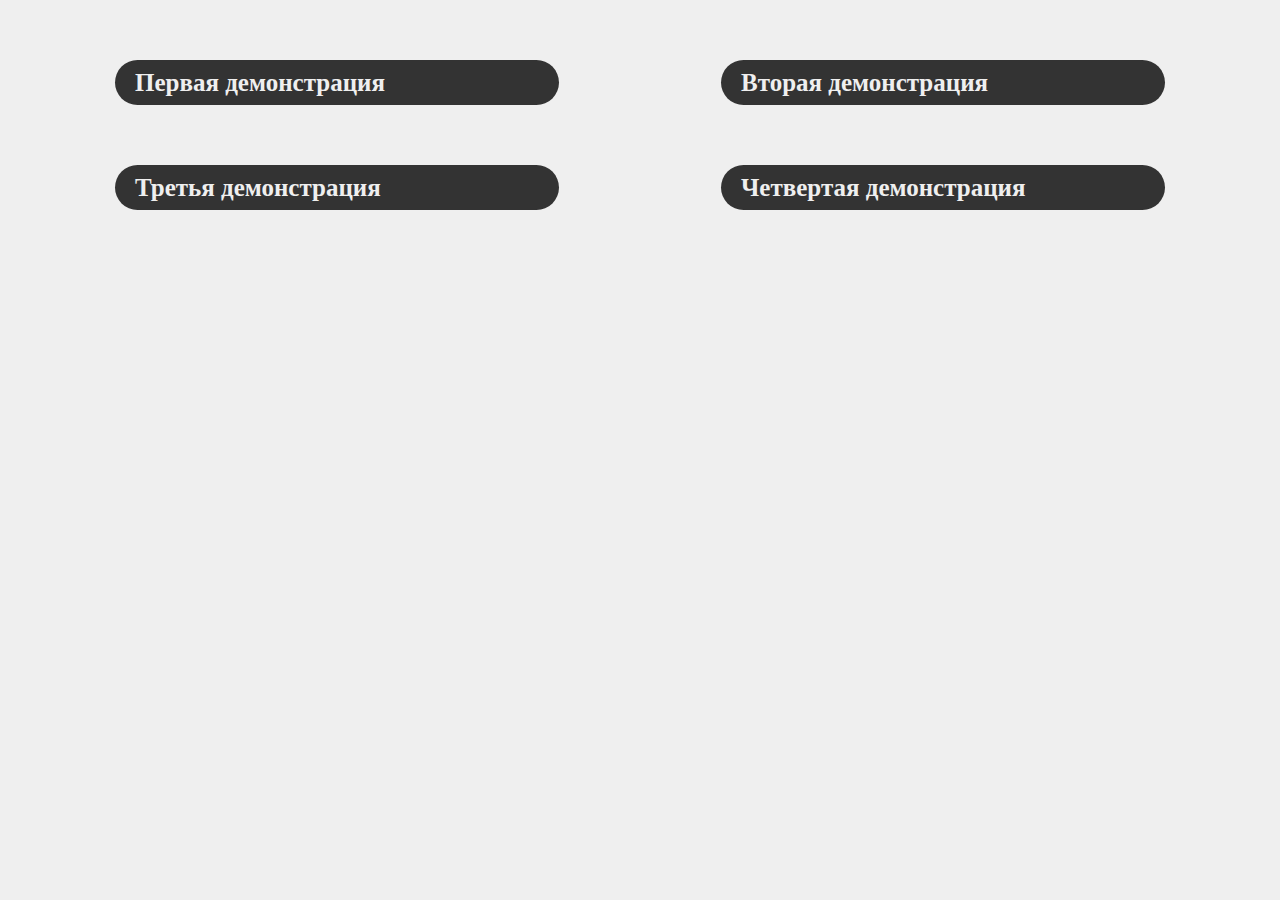
<file: index.html>
<!DOCTYPE html>
<html lang="en">

<head>
    <meta charset="UTF-8">
    <meta http-equiv="X-UA-Compatible" content="IE=edge">
    <meta name="viewport" content="width=device-width, initial-scale=1.0">
    <title>Demonstration</title>
    <link rel="stylesheet" href="css/style.css">
</head>

<body>
    <header class="header">
        <div class="container">
            <div class="header-nav">
                <a href="project1/index.html">Первая демонстрация</a>
                <a href="testsass/index.html">Вторая демонстрация</a>
                <a href="burningman/index.html">Третья демонстрация</a>
                <a href="cryptolanding/index.html">Четвертая демонстрация</a>
            </div>
        </div>
    </header>
</body>

</html>
</file>
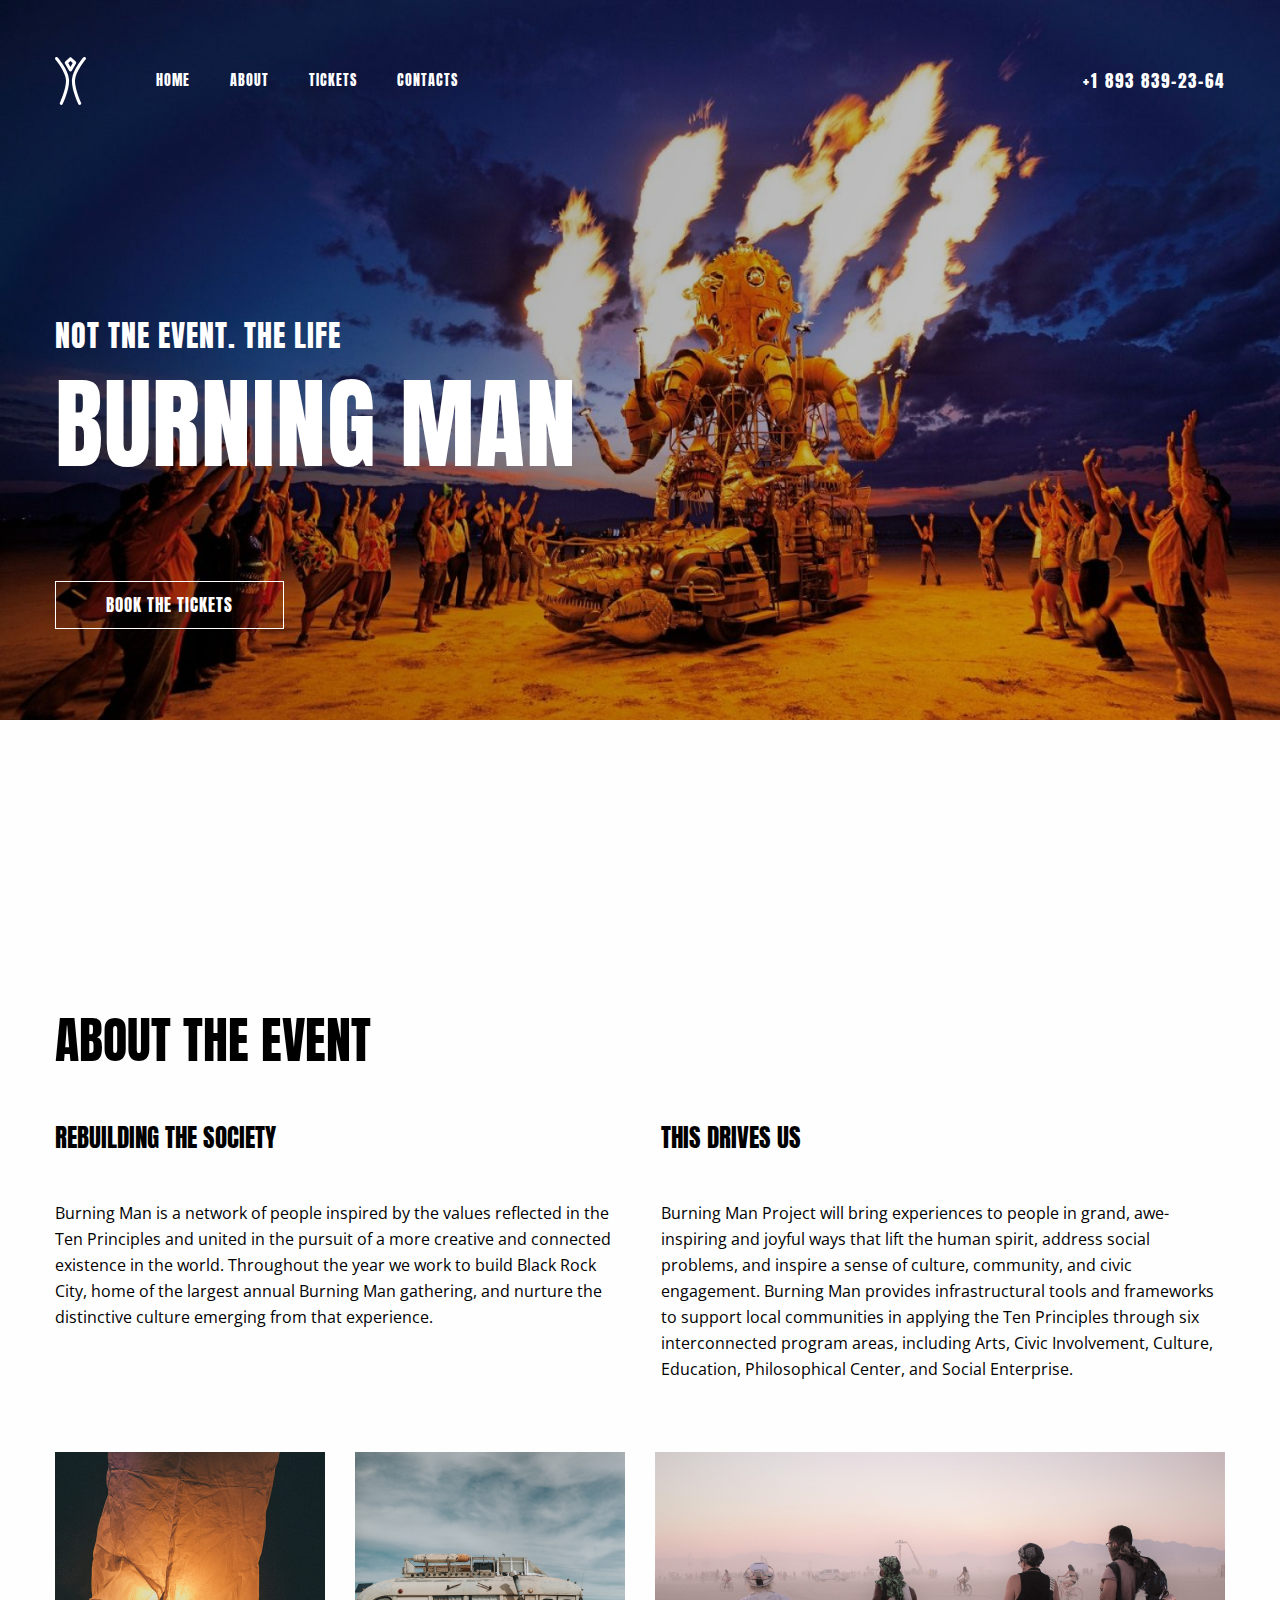
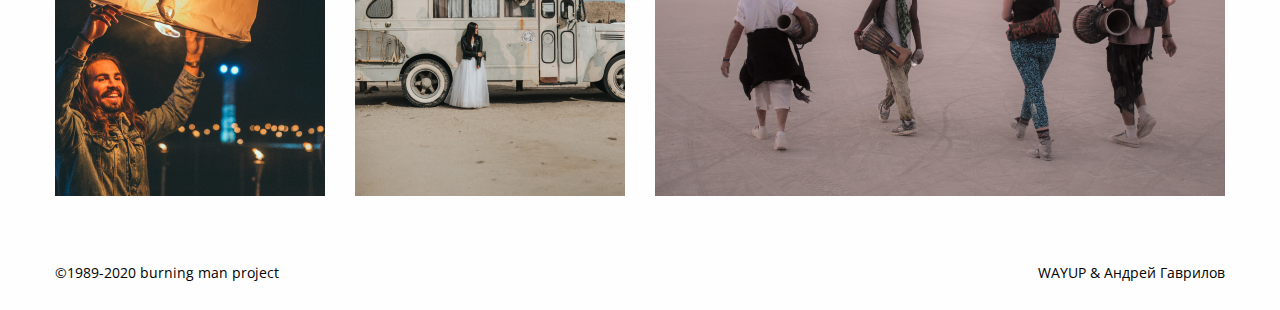
<file: burningman/index.html>
<!DOCTYPE html>
<html lang="en">

<head>
    <meta charset="UTF-8">
    <meta http-equiv="X-UA-Compatible" content="IE=edge">
    <meta name="viewport" content="width=device-width, initial-scale=1.0">
    <title>Burning Man</title>
    <link rel="preconnect" href="https://fonts.googleapis.com">
    <link rel="preconnect" href="https://fonts.gstatic.com" crossorigin>
    <link href="https://fonts.googleapis.com/css2?family=Anton&display=swap" rel="stylesheet">
    <link rel="preconnect" href="https://fonts.googleapis.com">
    <link rel="preconnect" href="https://fonts.gstatic.com" crossorigin>
    <link href="https://fonts.googleapis.com/css2?family=Open+Sans&display=swap" rel="stylesheet">
    <link rel="stylesheet" href="css/style.css">
</head>

<body>
    <header>
        <div class="header-bg">
            <div class="container">
                <div class="header-navbar">
                    <div class="header-nav">
                        <img class="header-nav-image" src="img/logo.svg" alt="">
                        <ul>
                            <li><a class="header-nav-link" href="#">home</a></li>
                            <li><a class="header-nav-link" href="#">about</a></li>
                            <li><a class="header-nav-link" href="#">tickets</a></li>
                            <li><a class="header-nav-link" href="#">contacts</a></li>

                        </ul>
                    </div>
                    <div class="header-nav-number">+1 893 839-23-64
                    </div>
                </div>
                <div class="main">
                    <h2>Not tne event. The life</h2>
                    <h1>Burning MAN</h1>
                    <a href="#">Book the tickets</a>
                </div>
            </div>
        </div>
    </header>

    <section>
        <div class="container">
            <div class="item">
                <h1 class="item-title">About the event</h1>
                <div class="item-block">
                    <div class="items">
                        <h2 class="items-title">Rebuilding the society</h2>
                        <p class="items-description">Burning Man is a network of people inspired by the values reflected
                            in the
                            Ten Principles and united in the pursuit of a more creative and connected existence in the
                            world.
                            Throughout the year we work to build Black Rock City, home of the largest annual Burning Man
                            gathering, and nurture the distinctive culture emerging from that experience. </p>
                    </div>
                    <div class="items">
                        <h2 class="items-title">This drives us</h2>
                        <p class="items-description">Burning Man Project will bring experiences to people in grand,
                            awe-inspiring and joyful ways that lift the human spirit, address social problems, and
                            inspire a sense of culture, community, and civic engagement. Burning Man provides
                            infrastructural tools and frameworks to support local communities in applying the Ten
                            Principles through six interconnected program areas, including Arts, Civic Involvement,
                            Culture, Education, Philosophical Center, and Social Enterprise. </p>
                    </div>
                </div>
                <div class="item-block">
                    <img src="img/img1.png" alt="">
                    <img src="img/img2.jpg" alt="">
                    <img src="img/img3.jpg" alt="">
                </div>

            </div>

        </div>

    </section>
    <footer>
        <div class="container">
            <div class="footer-copy">
                <p>©1989-2020 burning man project</p>
                <p>WAYUP & Андрей Гаврилов</p>
            </div>
        </div>
    </footer>

</body>

</html>
</file>
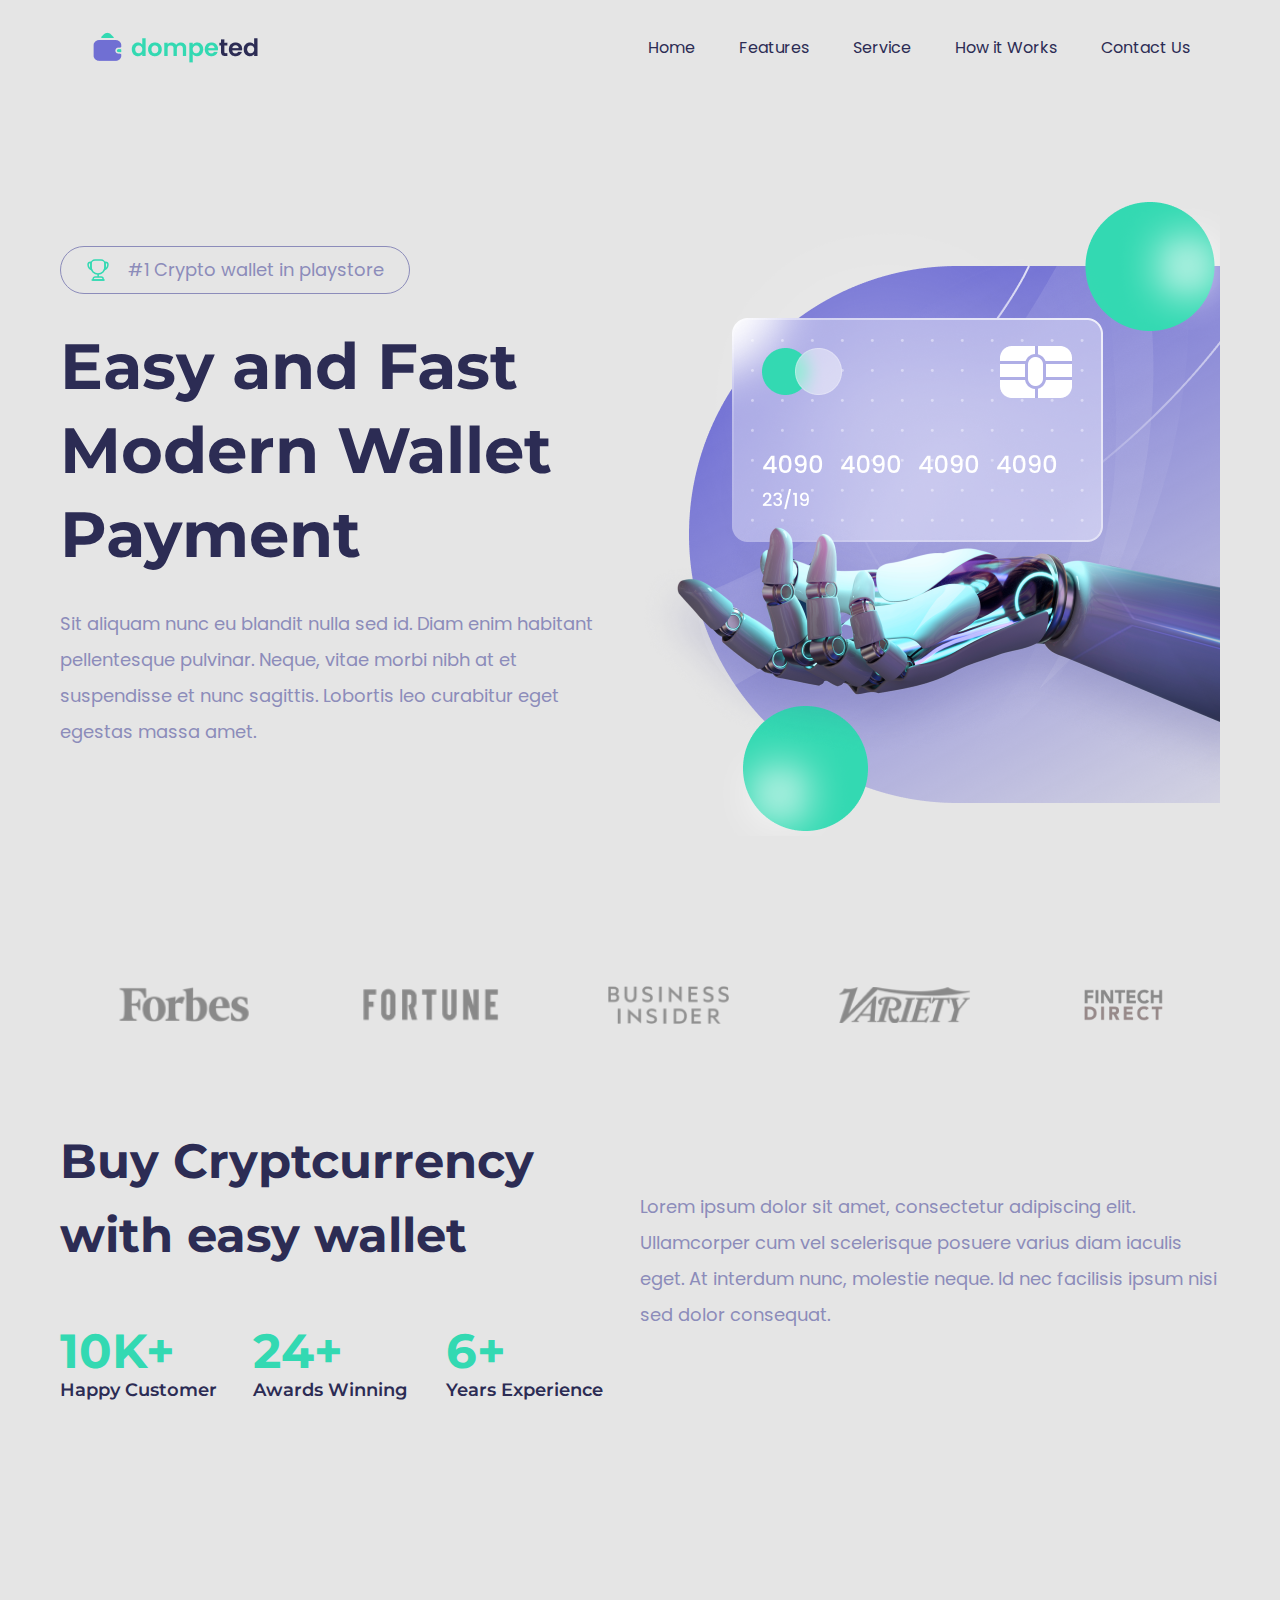
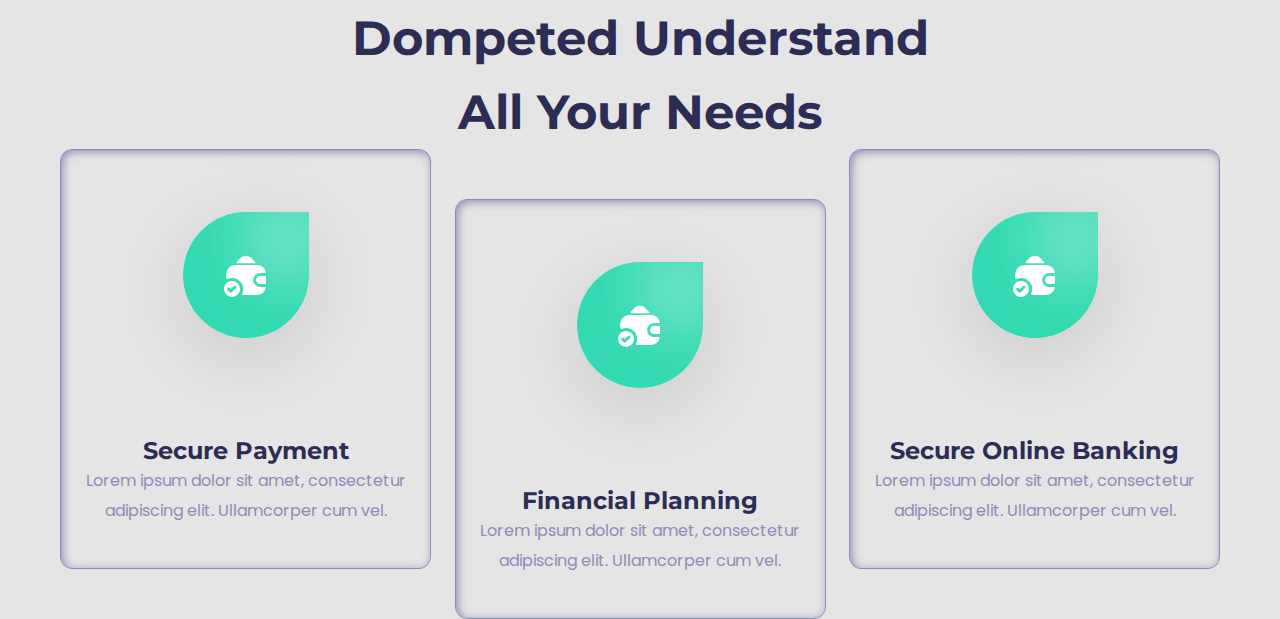
<file: cryptolanding/index.html>
<!DOCTYPE html>
<html lang="en">

<head>
    <meta charset="UTF-8">
    <meta http-equiv="X-UA-Compatible" content="IE=edge">
    <meta name="viewport" content="width=device-width, initial-scale=1.0">
    <title>Document</title>
    <link rel="preconnect" href="https://fonts.googleapis.com">
    <link rel="preconnect" href="https://fonts.gstatic.com" crossorigin>
    <link href="https://fonts.googleapis.com/css2?family=Montserrat:wght@600;700&family=Poppins&display=swap"
        rel="stylesheet">
    <link rel="stylesheet" href="css/style.css">
</head>

<body>
    <div class="container">
        <div class="header">
            <img src="img/logo.png" alt="logo">
            <ul>
                <li><a class="header-link" href="#">Home</a></li>
                <li><a class="header-link" href="#">Features</a></li>
                <li><a class="header-link" href="#">Service</a></li>
                <li><a class="header-link" href="#">How it Works</a></li>
                <li><a class="header-link" href="#">Contact Us</a></li>
            </ul>
        </div>
        <div class="header-main">
            <div class="header-main-left">
                <div class="header-main-left-cup">
                    <img src="img/cup.svg" alt="">
                    <p>#1 Crypto wallet in playstore</p>
                </div>
                <h2>Easy and Fast Modern Wallet Payment</h2>
                <p>Sit aliquam nunc eu blandit nulla sed id. Diam enim habitant pellentesque pulvinar. Neque, vitae
                    morbi nibh at et suspendisse et nunc sagittis. Lobortis leo curabitur eget egestas massa amet. </p>

            </div>
            <div class="header-main-right">
                <img src="img/image 9.png" alt="">
            </div>
        </div>
        <div class="label">
            <img src="img/label1.png" alt="">
            <img src="img/label2.png" alt="">
            <img src="img/label3.png" alt="">
            <img src="img/label4.png" alt="">
            <img src="img/label5.png" alt="">
        </div>


        <div class="section1">
            <div class="section1-item">
                <div class="section1-items">
                    <h4>Buy Cryptcurrency with easy wallet</h4>
                    <div class="section1-items-achievements">
                        <div class="section1-items-achievements-text">
                            <h2>10K+</h2>
                            <h3>Happy Customer</h3>
                        </div>
                        <div class="section1-items-achievements-text">
                            <h2>24+</h2>
                            <h3>Awards Winning</h3>
                        </div>
                        <div class="section1-items-achievements-text">
                            <h2>6+</h2>
                            <h3>Years Experience</h3>
                        </div>

                    </div>
                </div>
                <div class="section1-items">
                    <p>Lorem ipsum dolor sit amet, consectetur adipiscing elit. Ullamcorper cum vel scelerisque posuere
                        varius diam iaculis eget. At interdum nunc, molestie neque. Id nec facilisis ipsum nisi sed
                        dolor consequat.</p>
                </div>
            </div>
        </div>

        <div class="section2">
            <div class="section2-title">
                <h2>Dompeted Understand All Your Needs</h2>
            </div>
            <div class="section2-item">
                <div class="section2-items">
                    <img src="img/Group 43.svg" alt="">
                    <h3>Secure Payment</h3>
                    <p>Lorem ipsum dolor sit amet, consectetur adipiscing elit. Ullamcorper cum vel.</p>
                </div>
                <div class="section2-items section2-items-bot">
                    <img src="img/Group 43.svg" alt="">
                    <h3>Financial Planning</h3>
                    <p>Lorem ipsum dolor sit amet, consectetur adipiscing elit. Ullamcorper cum vel.</p>
                </div>
                <div class="section2-items">
                    <img src="img/Group 43.svg" alt="">
                    <h3>Secure Online Banking</h3>
                    <p>Lorem ipsum dolor sit amet, consectetur adipiscing elit. Ullamcorper cum vel.</p>
                </div>
            </div>




        </div>


    </div>
</body>

</html>
</file>
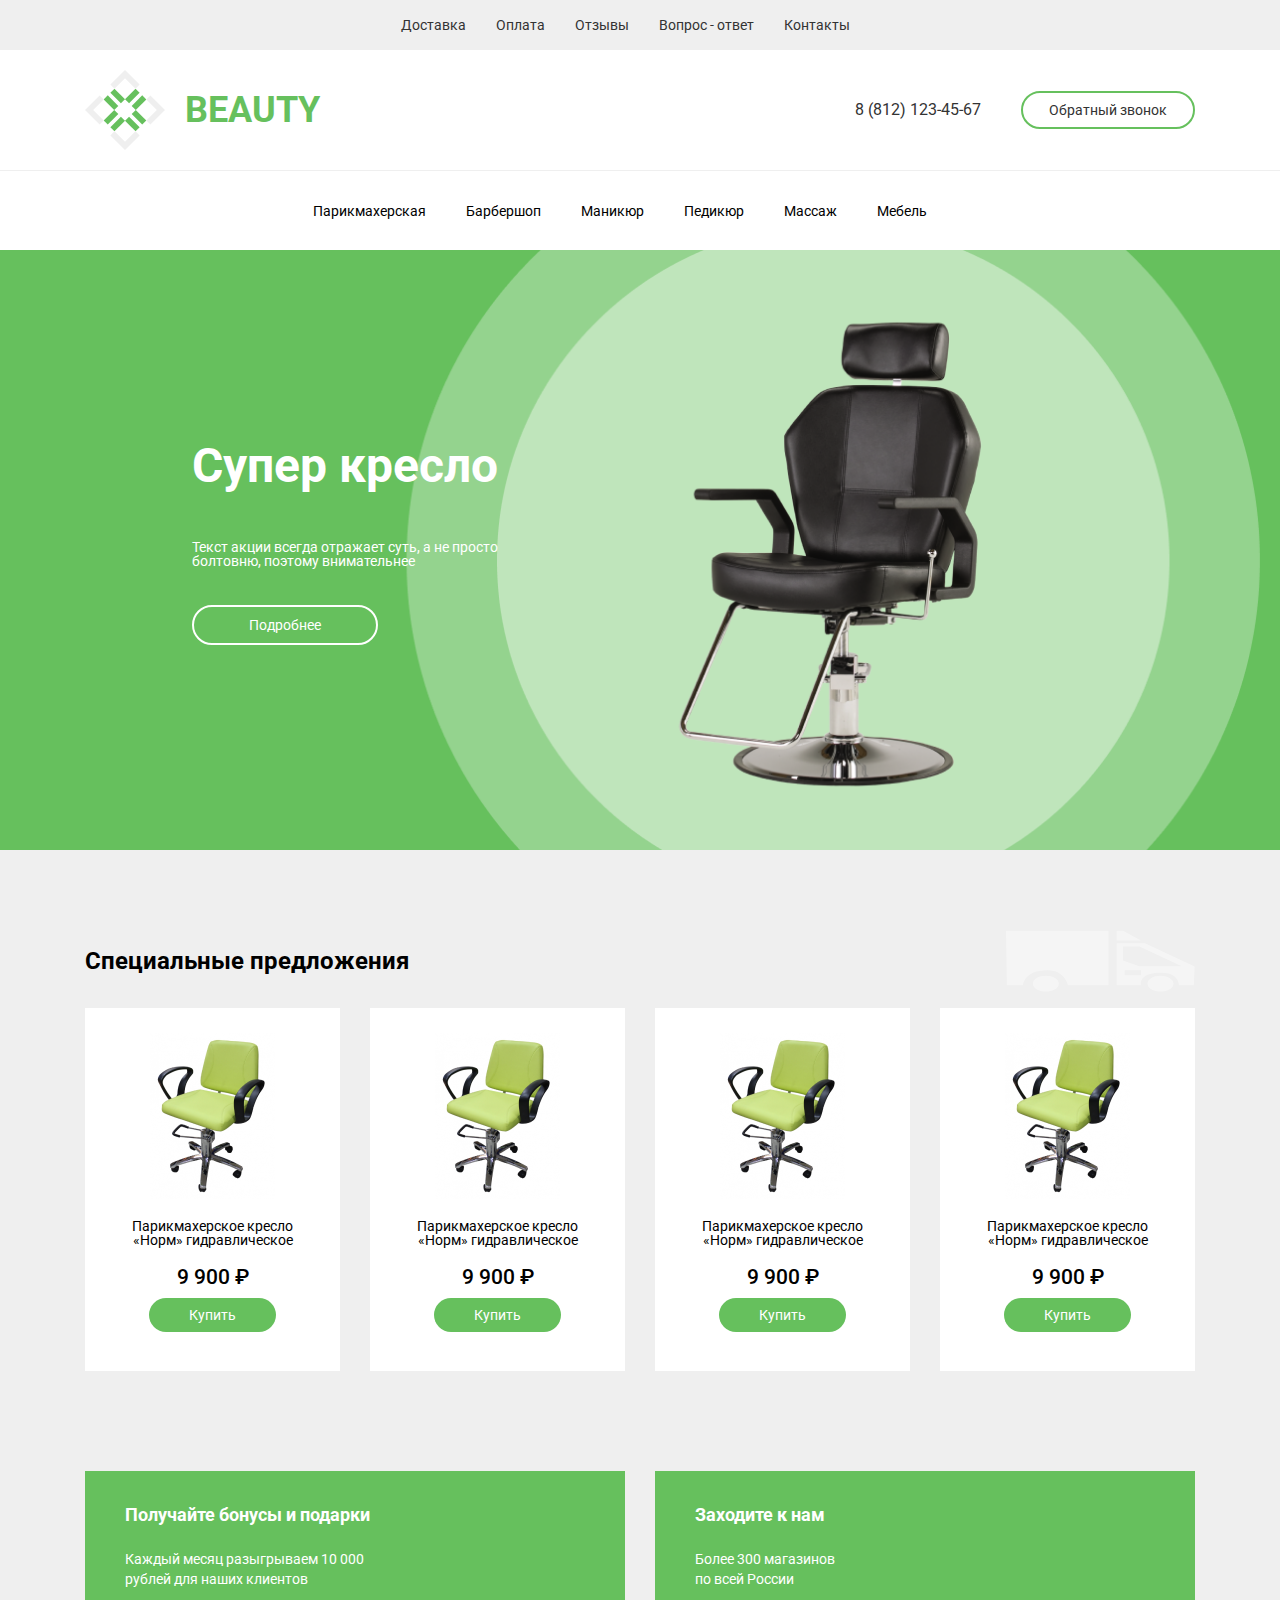
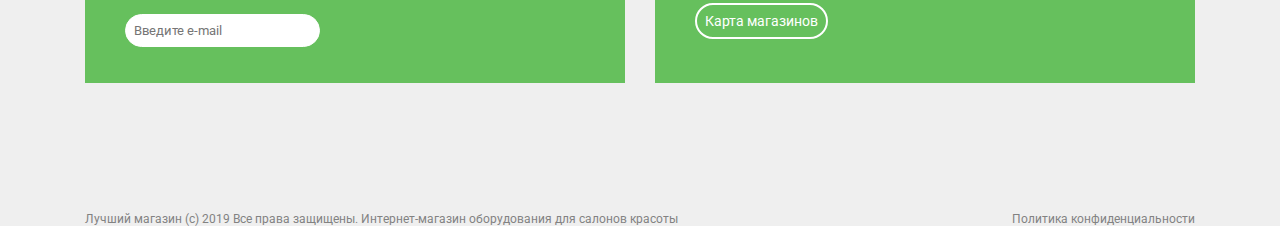
<file: testsass/index.html>
<!DOCTYPE html>
<html lang="en">

<head>
    <meta charset="UTF-8">
    <meta http-equiv="X-UA-Compatible" content="IE=edge">
    <meta name="viewport" content="width=device-width, initial-scale=1.0">
    <title>testsass</title>
    <link rel="preconnect" href="https://fonts.googleapis.com">
    <link rel="preconnect" href="https://fonts.gstatic.com" crossorigin>
    <link href="https://fonts.googleapis.com/css2?family=Roboto:wght@400;500;700&display=swap" rel="stylesheet">
    <link rel="stylesheet" href="css/style.css">
</head>

<body>
    <div class="header">
        <div class="nav">
            <ul>
                <li><a class="nav-link" href="#">Доставка</a></li>
                <li><a class="nav-link" href="#">Оплата</a></li>
                <li><a class="nav-link" href="#">Отзывы</a></li>
                <li><a class="nav-link" href="#">Вопрос - ответ</a></li>
                <li><a class="nav-link" href="#">Контакты</a></li>
            </ul>
        </div>


        <div class="nav-bg-white">
            <div class="container">
                <div class="nav-item">
                    <div class="nav-logo">
                        <img class="img" src="img/logo.svg" alt="logo">
                        <h1>beauty</h1>
                    </div>
                    <div class="nav-number">
                        <p>8 (812) 123-45-67</p>
                        <a href="#">Обратный звонок</a>
                    </div>
                </div>
            </div>
        </div>
        <div class="nav-bg-white2">
            <ul>
                <li><a href="#">Парикмахерская</a></li>
                <li><a href="#">Барбершоп</a></li>
                <li><a href="#">Маникюр</a></li>
                <li><a href="#">Педикюр</a></li>
                <li><a href="#">Массаж</a></li>
                <li><a href="#">Мебель</a></li>
            </ul>
        </div>

    </div>


    <div class="banner">
        <div class="container">
            <div class="baner-item">
                <h2>Супер кресло</h2>
                <p>Текст акции всегда отражает суть, а не просто болтовню, поэтому внимательнее</p>
                <a href="#">Подробнее</a>
            </div>
        </div>
    </div>


    <div class="offer">
        <div class="container">
            <div class="offer-title">
                <p class="offer-title-text">Специальные предложения</p>
                <img src="img/carbg.svg" alt="carbg" class="offer-title-image">
            </div>
            <div class="offer-item">
                <div class="offer-items">
                    <img src="img/armchair.png" alt="armchair" class="offer-items-image">
                    <p class="offer-items-description">Парикмахерское кресло «Норм» гидравлическое</p>
                    <p class="offer-items-price">9 900 ₽</p>
                    <a href="" class="offer-items-btn">Купить</a>
                </div>
                <div class="offer-items">
                    <img src="img/armchair.png" alt="armchair" class="offer-items-image">
                    <p class="offer-items-description">Парикмахерское кресло «Норм» гидравлическое</p>
                    <p class="offer-items-price">9 900 ₽</p>
                    <a href="" class="offer-items-btn">Купить</a>
                </div>
                <div class="offer-items">
                    <img src="img/armchair.png" alt="armchair" class="offer-items-image">
                    <p class="offer-items-description">Парикмахерское кресло «Норм» гидравлическое</p>
                    <p class="offer-items-price">9 900 ₽</p>
                    <a href="" class="offer-items-btn">Купить</a>
                </div>
                <div class="offer-items">
                    <img src="img/armchair.png" alt="armchair" class="offer-items-image">
                    <p class="offer-items-description">Парикмахерское кресло «Норм» гидравлическое</p>
                    <p class="offer-items-price">9 900 ₽</p>
                    <a href="" class="offer-items-btn">Купить</a>
                </div>
            </div>
            <div class="offer-box">
                <div class="offer-box-items">
                    <p class="offer-box-items-title">Получайте бонусы и подарки</p>
                    <p class="offer-box-items-description">Каждый месяц разыгрываем
                        10 000 рублей для наших клиентов</p>
                    <input type="email" placeholder="Введите e-mail">
                </div>
                <div class="offer-box-items">
                    <p class="offer-box-items-title">Заходите к нам</p>
                    <p class="offer-box-items-description">Более 300 магазинов<br>
                        по всей России</p>
                    <a href="">Карта магазинов</a>
                </div>
            </div>
        </div>

    </div>


    <div class="footer">
        <div class="container">
            <div class="footer-item">
                <p>Лучший магазин (с) 2019 Все права защищены. Интернет-магазин оборудования для салонов красоты</p>
                <p>Политика конфиденциальности</p>
            </div>

        </div>
    </div>


</body>

</html>
</file>
<file: css/style.css>
@charset "UTF-8";
/*Обнуление*/
* {
  padding: 0;
  margin: 0;
  border: 0;
}

*, *:before, *:after {
  box-sizing: border-box;
}

:focus, :active {
  outline: none;
}

a:focus, a:active {
  outline: none;
}

nav, footer, header, aside {
  display: block;
}

html, body {
  height: 100%;
  width: 100%;
  font-size: 100%;
  line-height: 1;
  font-size: 14px;
  -ms-text-size-adjust: 100%;
  -moz-text-size-adjust: 100%;
  -webkit-text-size-adjust: 100%;
}

input, button, textarea {
  font-family: inherit;
}

input::-ms-clear {
  display: none;
}

button {
  cursor: pointer;
}

button::-moz-focus-inner {
  padding: 0;
  border: 0;
}

a, a:visited {
  text-decoration: none;
}

a:hover {
  text-decoration: none;
}

ul li {
  list-style: none;
}

img {
  vertical-align: top;
}

h1, h2, h3, h4, h5, h6 {
  font-size: inherit;
  font-weight: 400;
}

/*--------------------*/
body {
  background: #EFEFEF;
}

.container {
  max-width: 1110px;
  margin: 0 auto;
}

.header-nav {
  padding: 30px 0 0 0;
  display: flex;
  justify-content: space-between;
  flex-wrap: wrap;
}

.header-nav a {
  color: #EFEFEF;
  padding: 10px 20px;
  font-size: 25px;
  font-weight: 700;
  background-color: #333333;
  border-radius: 30px;
  transition: 0.3s ease;
  margin: 30px;
  width: 40%;

}

.header-nav a:hover {
  background-color: #EFEFEF;
  color: #333333;
  font-size: 35px;
  font-weight: 700;
  padding: 0 0 0 0;
}/*# sourceMappingURL=style.css.map */
</file>
<file: burningman/css/style.css>
@charset "UTF-8";
/*Обнуление*/
* {
  padding: 0;
  margin: 0;
  border: 0;
}

*, *:before, *:after {
  box-sizing: border-box;
}

:focus, :active {
  outline: none;
}

a:focus, a:active {
  outline: none;
}

nav, footer, header, aside {
  display: block;
}

html, body {
  height: 100%;
  width: 100%;
  font-size: 100%;
  line-height: 1;
  font-size: 14px;
  -ms-text-size-adjust: 100%;
  -moz-text-size-adjust: 100%;
  -webkit-text-size-adjust: 100%;
}

input, button, textarea {
  font-family: inherit;
}

input::-ms-clear {
  display: none;
}

button {
  cursor: pointer;
}

button::-moz-focus-inner {
  padding: 0;
  border: 0;
}

a, a:visited {
  text-decoration: none;
}

a:hover {
  text-decoration: none;
}

ul li {
  list-style: none;
}

img {
  vertical-align: top;
}

h1, h2, h3, h4, h5, h6 {
  font-size: inherit;
  font-weight: 400;
}

/*--------------------*/
body {
  font-family: "Anton", sans-serif;
  background-color: #FEFEFE;
}

.header-bg {
  background-image: url(../img/header-bg.png);
  background-repeat: no-repeat;
  background-size: 100%;
  height: 900px;
}

.container {
  max-width: 1170px;
  margin: 0 auto;
}

.header-navbar {
  padding: 57px 0 0 0;
  display: flex;
  justify-content: space-between;
  align-items: center;
  margin: 0 0 216px 0;
}

.header-nav {
  display: flex;
  align-items: center;
}
.header-nav-image {
  margin: 0 70px 0 0;
}
.header-nav-link {
  margin: 0 40px 0 0;
  color: #FFFFFF;
  letter-spacing: 1px;
  text-transform: uppercase;
  transition: 0.3s ease;
}
.header-nav-link:hover {
  color: #ffb804;
}

.header-nav ul {
  display: flex;
}

.header-nav-number {
  color: #FFFFFF;
  letter-spacing: 2px;
  font-size: 17px;
}

.main {
  color: #FFFFFF;
}

.main h2 {
  font-size: 30px;
  letter-spacing: 1px;
  text-transform: uppercase;
}

.main h1 {
  font-size: 100px;
  letter-spacing: 1px;
  text-transform: uppercase;
  line-height: 146px;
  margin: 0 0 100px 0;
}

.main a {
  font-size: 17px;
  letter-spacing: 1px;
  text-transform: uppercase;
  color: #FFFFFF;
  border: 1px solid #FFFFFF;
  padding: 10px 50px;
  transition: 0.3s ease;
}

.main a:hover {
  color: #ffb804;
}

.item-title {
  font-size: 50px;
  text-transform: uppercase;
  color: #000000;
  margin: 115px 0 60px 0;
}

.item-block {
  display: flex;
  justify-content: space-between;
  margin-bottom: 70px;
}

.items {
  width: 564px;
}
.items-title {
  font-size: 25px;
  margin-bottom: 50px;
  text-transform: uppercase;
}
.items-description {
  font-family: "Open Sans", sans-serif;
  font-size: 16px;
  line-height: 26px;
}

.footer-copy {
  display: flex;
  justify-content: space-between;
}

.footer-copy p {
  font-family: "Open Sans", sans-serif;
  font-size: 14px;
  margin-bottom: 30px;
}/*# sourceMappingURL=style.css.map */
</file>
<file: cryptolanding/css/style.css>
@charset "UTF-8";
/*Обнуление*/
* {
  padding: 0;
  margin: 0;
  border: 0;
}

*, *:before, *:after {
  box-sizing: border-box;
}

:focus, :active {
  outline: none;
}

a:focus, a:active {
  outline: none;
}

nav, footer, header, aside {
  display: block;
}

html, body {
  height: 100%;
  width: 100%;
  font-size: 100%;
  line-height: 1;
  font-size: 14px;
  -ms-text-size-adjust: 100%;
  -moz-text-size-adjust: 100%;
  -webkit-text-size-adjust: 100%;
}

input, button, textarea {
  font-family: inherit;
}

input::-ms-clear {
  display: none;
}

button {
  cursor: pointer;
}

button::-moz-focus-inner {
  padding: 0;
  border: 0;
}

a, a:visited {
  text-decoration: none;
}

a:hover {
  text-decoration: none;
}

ul li {
  list-style: none;
}

img {
  vertical-align: top;
}

h1, h2, h3, h4, h5, h6 {
  font-size: inherit;
  font-weight: 400;
}

/*--------------------*/
body {
  font-family: "Montserrat", sans-serif;
  background-color: #E5E5E5;
}

p {
  font-family: "Poppins", sans-serif;
}

.container {
  max-width: 1160px;
  margin: 0 auto;
}

.header {
  display: flex;
  align-items: center;
  justify-content: space-between;
  padding: 30px;
  margin-bottom: 50px;
}

.header ul {
  display: flex;
}

.header-link {
  font-family: "Poppins", sans-serif;
  margin: 0 0 0 44px;
  color: #2C2C54;
  font-size: 16px;
  transition: 0.3s ease;
}

.header-link:hover {
  color: #706FD3;
  font-size: 18px;
}

.header-main {
  display: flex;
  height: 690px;
  margin: 0 0 150px 0;
}

.header-main-left {
  padding-top: 100px;
}

.header-main-left-cup {
  display: flex;
  align-items: center;
  border: 1px solid #8C8CBA;
  width: 350px;
  border-radius: 25px;
  padding: 5px 0 5px 25px;
  font-family: "Poppins", sans-serif;
  margin: 0 0 30px 0;
}

.header-main-left-cup p {
  color: #2C2C54;
  margin: 0 0 0 18px;
}

.header-main-left h2 {
  font-size: 64px;
  font-weight: 700;
  color: #2C2C54;
  margin-bottom: 30px;
  line-height: 84px;
}

.header-main-left p {
  font-size: 18px;
  color: #8C8CBA;
  line-height: 36px;
}

.header-main-right {
  background-image: url(/cryptolanding/img/Group20.png);
  background-repeat: no-repeat;
  padding: 350px 0 0 0;
}

.label {
  height: 38px;
  display: flex;
  justify-content: space-around;
  margin-bottom: 100px;
}

.section1-item {
  display: flex;
  justify-content: space-between;
}

.section1-items {
  width: 50%;
}

.section1-items p {
  font-size: 18px;
  line-height: 36px;
  color: #8C8CBA;
  padding: 65px 0;
}

.section1-items h4 {
  font-size: 48px;
  font-weight: 700;
  line-height: 74px;
  color: #2C2C54;
  margin: 0 0 50px 0;
}

.section1-items-achievements {
  display: flex;
}

.section1-items-achievements-text {
  width: 33.3%;
}

.section1-items-achievements-text h2 {
  color: #33D9B2;
  font-size: 48px;
  font-weight: 700;
  line-height: 58px;
}

.section1-items-achievements-text h3 {
  font-size: 18px;
  font-weight: 600;
  line-height: 21px;
  color: #2C2C54;
}

.section2-title {
  text-align: center;
  padding: 0px 270px;
  margin: 200px 0 0 0;
}

.section2-title h2 {
  font-size: 48px;
  font-weight: 700;
  line-height: 74px;
  color: #2C2C54;
}

.section2-item {
  display: flex;
  justify-content: space-between;
}

.section2-items {
  width: 371px;
  height: 420px;
  border: 1px solid #8C8CBA;
  border-radius: 12px;
  text-align: center;
  box-shadow: 2px 2px 10px #8C8CBA inset;
  transition: 0.5s ease;
}

.section2-items:hover {
  background-color: #706FD3;
}

.section2-items h3 {
  font-size: 24px;
  font-weight: 700;
  line-height: 30px;
  color: #2C2C54;
}

.section2-items-bot {
  margin: 50px 0 0 0;
}

.section2-items p {
  font-size: 16px;
  line-height: 30px;
  color: #8C8CBA;
}/*# sourceMappingURL=style.css.map */
</file>
<file: testsass/css/style.css>
@charset "UTF-8";
/*Обнуление*/
* {
  padding: 0;
  margin: 0;
  border: 0;
}

*, *:before, *:after {
  box-sizing: border-box;
}

:focus, :active {
  outline: none;
}

a:focus, a:active {
  outline: none;
}

nav, footer, header, aside {
  display: block;
}

html, body {
  height: 100%;
  width: 100%;
  font-size: 100%;
  line-height: 1;
  font-size: 14px;
  -ms-text-size-adjust: 100%;
  -moz-text-size-adjust: 100%;
  -webkit-text-size-adjust: 100%;
}

input, button, textarea {
  font-family: inherit;
}

input::-ms-clear {
  display: none;
}

button {
  cursor: pointer;
}

button::-moz-focus-inner {
  padding: 0;
  border: 0;
}

a, a:visited {
  text-decoration: none;
}

a:hover {
  text-decoration: none;
}

ul li {
  list-style: none;
}

img {
  vertical-align: top;
}

h1, h2, h3, h4, h5, h6 {
  font-size: inherit;
  font-weight: 400;
}

/*--------------------*/
body {
  background-color: #EFEFEF;
  font-family: "Roboto", sans-serif;
}

.container {
  max-width: 1110px;
  margin: 0 auto;
}

.nav ul {
  display: flex;
  justify-content: center;
  height: 50px;
  align-items: center;
}

.nav-link {
  margin: 0 30px 0 0;
  color: #333333;
  line-height: 16px;
}

.nav-bg-white {
  background-color: white;
}

.nav-item {
  display: flex;
  justify-content: space-between;
  height: 120px;
}

.nav-logo {
  display: flex;
  align-items: center;
}

.nav-logo img {
  width: 80px;
  height: 80px;
  margin: 0 20px 0 0;
}

.nav-logo h1 {
  font-size: 36px;
  font-weight: 700;
  color: #66C05D;
  text-transform: uppercase;
}

.nav-number {
  display: flex;
  align-items: center;
}

.nav-number p {
  font-size: 16px;
  color: #333333;
  margin: 0 40px 0 0;
}

.nav-number a {
  border: 2px solid #66C05D;
  border-radius: 40px;
  padding: 10px 26px;
  color: #333333;
  transition: 0.3s ease;
}

.nav-number a:hover {
  background-color: #66C05D;
  color: #EFEFEF;
}

.nav-bg-white2 {
  background-color: white;
  border-top: 1px solid #EFEFEF;
}

.nav-bg-white2 ul {
  display: flex;
  justify-content: center;
  height: 79px;
  align-items: center;
}

.nav-bg-white2 a {
  font-style: 16px;
  color: black;
  margin: 0 40px 0 0;
  transition: 0.2s ease;
}

.nav-bg-white2 a:hover {
  font-size: 26px;
}

.banner {
  background-image: url(../img/Rectangle2.png);
  height: 600px;
  background-repeat: no-repeat;
  background-size: cover;
  background-position: center center;
  padding: 192px;
}

.baner-item {
  color: #FFFFFF;
}

.baner-item h2 {
  font-size: 48px;
  font-weight: 700;
  margin: 0 0 50px 0;
}

.baner-item p {
  max-width: 308px;
  margin: 0 0 50px 0;
}

.baner-item a {
  border: 2px solid #FFFFFF;
  border-radius: 40px;
  padding: 10px 55px;
  color: #FFFFFF;
  transition: 0.3s ease;
}

.baner-item a:hover {
  background-color: #EFEFEF;
  color: #66C05D;
}

.offer-title {
  display: flex;
  justify-content: space-between;
  padding: 80px 0 0 0;
  margin-bottom: 16px;
  align-items: center;
}
.offer-title-text {
  font-size: 24px;
  font-weight: 700;
}

.offer-item {
  display: flex;
  justify-content: space-between;
}

.offer-items {
  width: 255px;
  height: 363px;
  background-color: white;
  text-align: center;
  padding: 25px 30px;
  margin-bottom: 100px;
}
.offer-items-image {
  margin-bottom: 20px;
}
.offer-items-description {
  margin-bottom: 20px;
}
.offer-items-price {
  font-size: 21px;
  font-weight: 500;
  margin: 20px;
}
.offer-items-btn {
  background-color: #66C05D;
  border-radius: 30px;
  padding: 9px 40px;
  color: #FFFFFF;
  transition: 0.3s ease;
}
.offer-items-btn:hover {
  background-color: white;
  color: #66C05D;
  font-size: 23px;
  font-weight: 700;
}

.offer-box {
  display: flex;
  justify-content: space-between;
  margin-bottom: 130px;
}

.offer-box-items {
  width: 540px;
  height: 212px;
  background-color: #66C05D;
  padding: 35px 40px;
  color: #ffffff;
}
.offer-box-items-title {
  font-size: 18px;
  font-weight: 700;
  margin: 0 0 25px 0;
}
.offer-box-items-description {
  max-width: 250px;
  line-height: 20px;
  margin: 0 0 25px 0;
}

.offer-box-items input {
  border: 1px solid #ffffff;
  border-radius: 20px;
  padding: 8px;
}

.offer-box-items a {
  color: white;
  border: 2px solid #ffffff;
  border-radius: 20px;
  padding: 8px;
  transition: 0.3s ease;
}

.offer-box-items a:hover {
  background-color: #ffffff;
  color: #333333;
}

.footer-item {
  display: flex;
  justify-content: space-between;
}

.footer-item p {
  color: #828282;
  font-size: 12px;
}/*# sourceMappingURL=style.css.map */
</file>
